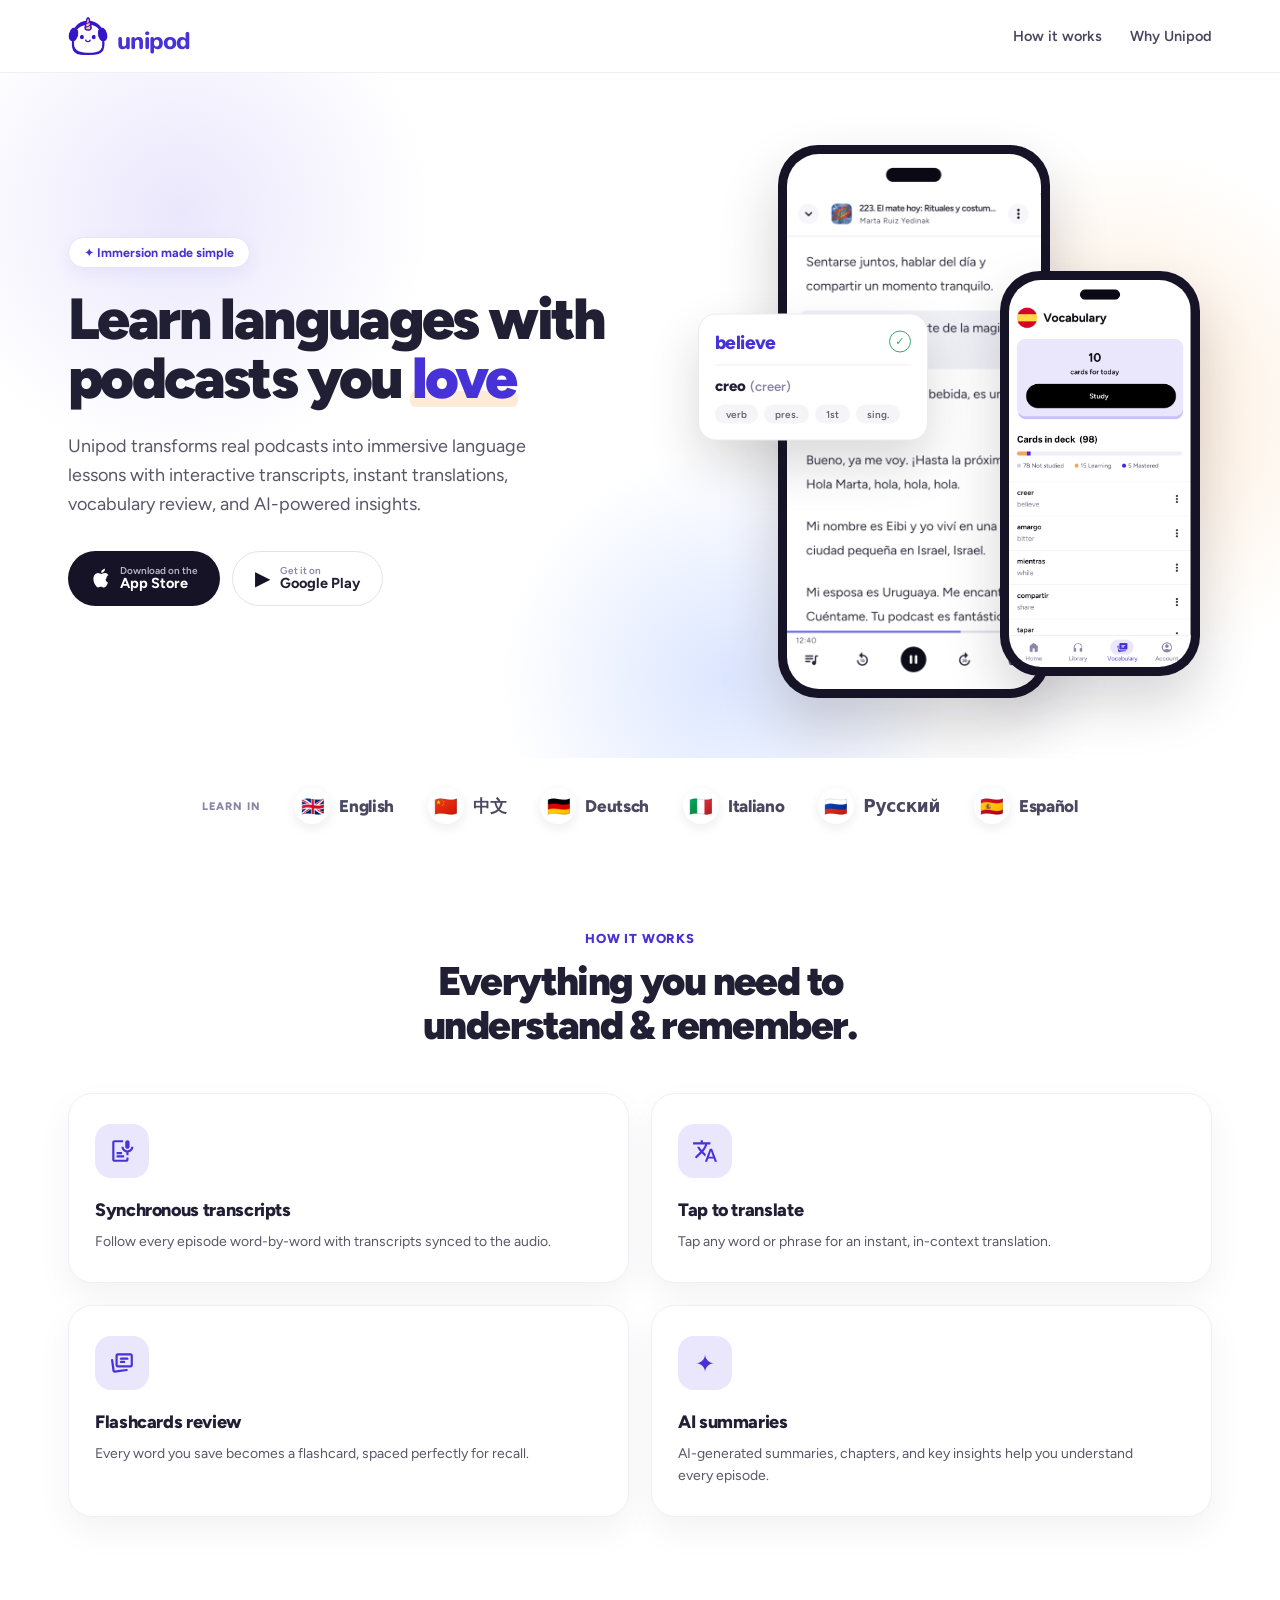
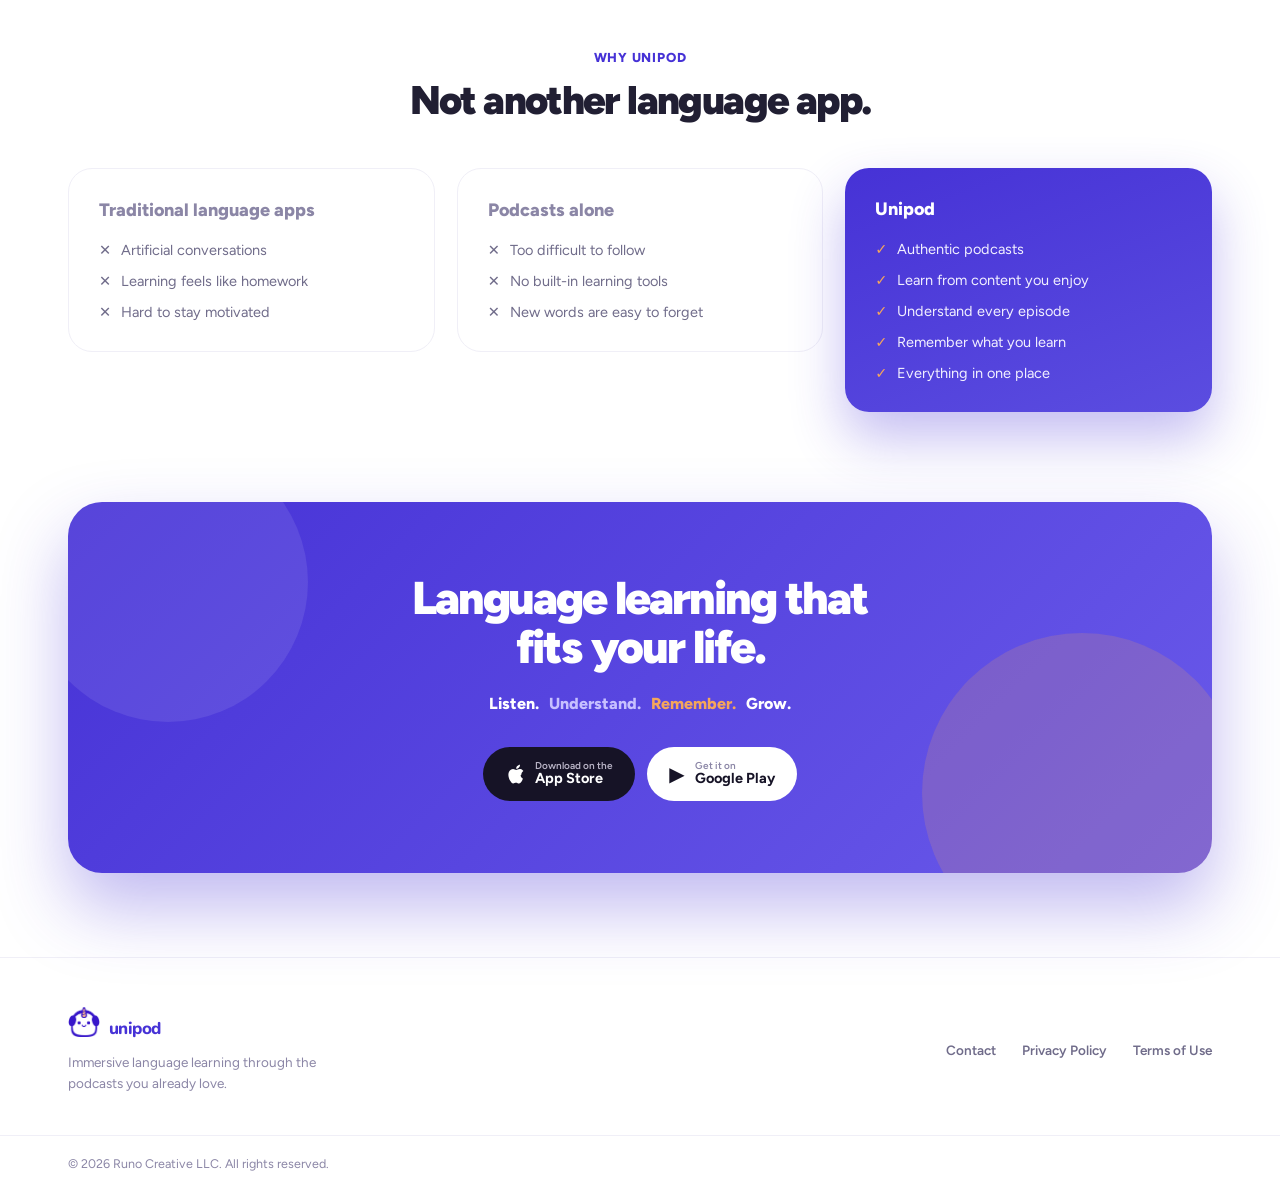
<file: index.html>
<!DOCTYPE html>
<html lang="en" class="no-js">
<head>
  <meta charset="utf-8">
  <meta name="viewport" content="width=device-width, initial-scale=1">

  <!-- Primary meta -->
  <title>Unipod – Learn Languages with Podcasts | AI-Powered Language Immersion</title>
  <meta name="description" content="Learn languages naturally with podcasts you love. Read synchronized transcripts, translate instantly, save vocabulary, and review with flashcards.">
  <meta name="keywords" content="learn languages with podcasts, language immersion, podcast language learning, AI language learning, podcast transcripts, bilingual transcripts, vocabulary flashcards, learn Spanish with podcasts, learn German with podcasts, language learning app, immersive language learning">
  <meta name="robots" content="index, follow, max-image-preview:large, max-snippet:-1">
  <link rel="canonical" href="https://unipod.app/">
  <meta name="theme-color" content="#4632D6">

  <!-- Favicon / app icons -->
  <link rel="icon" href="favicon.ico" sizes="any">
  <link rel="icon" type="image/png" href="assets/icons/unipod-mascot.png">
  <link rel="apple-touch-icon" href="og/apple-touch-icon.png">
  <link rel="manifest" href="manifest.json">

  <!-- Apple / mobile web app -->
  <meta name="apple-mobile-web-app-capable" content="yes">
  <meta name="apple-mobile-web-app-status-bar-style" content="default">
  <meta name="apple-mobile-web-app-title" content="Unipod">
  <meta name="mobile-web-app-capable" content="yes">
  <meta name="application-name" content="Unipod">

  <!-- Open Graph (Facebook, LinkedIn, Discord, iMessage) -->
  <meta property="og:type" content="website">
  <meta property="og:site_name" content="Unipod">
  <meta property="og:title" content="Unipod – Learn Languages with Podcasts">
  <meta property="og:description" content="Learn languages naturally with podcasts you love. Synchronized transcripts, instant translation, vocabulary flashcards, and AI summaries.">
  <meta property="og:url" content="https://unipod.app/">
  <meta property="og:image" content="https://unipod.app/og/og-image.png">
  <meta property="og:image:alt" content="Unipod app showing a podcast transcript with an instant word translation">
  <meta property="og:locale" content="en_US">

  <!-- Twitter / X Card -->
  <meta name="twitter:card" content="summary_large_image">
  <meta name="twitter:title" content="Unipod – Learn Languages with Podcasts">
  <meta name="twitter:description" content="Learn languages naturally with the podcasts you love. Transcripts, instant translation, flashcards, and AI summaries.">
  <meta name="twitter:image" content="https://unipod.app/og/og-image.png">
  <meta name="twitter:image:alt" content="Unipod app showing a podcast transcript with an instant word translation">

  <!-- Fonts + hero preload -->
  <link rel="preconnect" href="https://fonts.googleapis.com">
  <link rel="preconnect" href="https://fonts.gstatic.com" crossorigin>
  <link href="https://fonts.googleapis.com/css2?family=Nunito:wght@700;800;900&family=Figtree:wght@400;500;600;700;800;900&family=JetBrains+Mono:wght@400;500&display=swap" rel="stylesheet">
  <link rel="preload" as="image" href="assets/images/hero-screen.png">

  <link rel="stylesheet" href="assets/css/styles.css">

  <!-- Structured data -->
  <script type="application/ld+json">
  {
    "@context": "https://schema.org",
    "@graph": [
      {
        "@type": "SoftwareApplication",
        "name": "Unipod",
        "description": "Unipod turns real podcasts into immersive language lessons with synchronized bilingual transcripts, instant word translation, automatic vocabulary flashcards, and AI-generated summaries. Learn Spanish, German, and more by listening to content you enjoy.",
        "applicationCategory": "EducationalApplication",
        "operatingSystem": "iOS, Android",
        "url": "https://unipod.app/",
        "offers": { "@type": "Offer", "price": "0", "priceCurrency": "USD" },
        "publisher": { "@type": "Organization", "name": "Runo Creative LLC", "logo": { "@type": "ImageObject", "url": "https://unipod.app/assets/icons/unipod-mascot.png" } }
      },
      {
        "@type": "Organization",
        "name": "Runo Creative LLC",
        "url": "https://unipod.app/",
        "logo": "https://unipod.app/assets/icons/unipod-mascot.png",
        "contactPoint": { "@type": "ContactPoint", "email": "support@runocreative.com", "contactType": "customer support" }
      },
      {
        "@type": "WebSite",
        "name": "Unipod",
        "url": "https://unipod.app/",
        "description": "Learn languages with the podcasts you love — immersive language learning powered by transcripts, instant translation, and AI."
      },
      {
        "@type": "FAQPage",
        "mainEntity": [
          { "@type": "Question", "name": "What is Unipod?", "acceptedAnswer": { "@type": "Answer", "text": "Unipod is a language learning app that turns real podcasts into immersive lessons using synchronized bilingual transcripts, instant translation, vocabulary flashcards, and AI summaries." } },
          { "@type": "Question", "name": "How does Unipod work?", "acceptedAnswer": { "@type": "Answer", "text": "Pick a podcast, follow the synchronized transcript, tap any word for an instant translation, and every word you save becomes a flashcard for spaced-repetition review." } },
          { "@type": "Question", "name": "Who is Unipod for?", "acceptedAnswer": { "@type": "Answer", "text": "Unipod is for language learners who want to understand native podcasts and build vocabulary through content they genuinely enjoy, at any level." } },
          { "@type": "Question", "name": "What languages does Unipod support?", "acceptedAnswer": { "@type": "Answer", "text": "Unipod supports learning in English, Chinese, German, Italian, Russian, and Spanish, with more languages added over time." } },
          { "@type": "Question", "name": "Why is learning a language with podcasts effective?", "acceptedAnswer": { "@type": "Answer", "text": "Podcasts expose you to authentic, natural language in context. Combined with transcripts, instant translation, and flashcards, this immersion builds real comprehension and vocabulary faster than scripted lessons." } }
        ]
      }
    ]
  }
  </script>
</head>
<body>

  <header class="site-header">
    <div class="container">
      <a class="brand" href="./" aria-label="Unipod home">
        <img src="assets/icons/unipod-mascot.png" alt="Unipod logo" width="34" height="34">
        <span class="brand-name">unipod</span>
      </a>
      <nav class="nav" aria-label="Primary">
        <a href="#how">How it works</a>
        <a href="#why">Why Unipod</a>
      </nav>
    </div>
  </header>

  <main id="main">

    <!-- Hero -->
    <section class="hero" aria-label="Unipod — learn languages with podcasts">
      <span class="blob blob-1" aria-hidden="true"></span>
      <span class="blob blob-2" aria-hidden="true"></span>
      <span class="blob blob-3" aria-hidden="true"></span>
      <div class="container">
        <div data-reveal>
          <span class="badge">✦ Immersion made simple</span>
          <h1>Learn languages with podcasts you <span class="highlight"><span>love</span></span></h1>
          <p class="hero-sub">Unipod transforms real podcasts into immersive language lessons with interactive transcripts, instant translations, vocabulary review, and AI-powered insights.</p>
          <div class="cta-row">
            <a class="btn-store btn-store--dark" href="https://apps.apple.com/us/app/unipod-language-immersion/id6805227753">
              <svg width="20" height="24" viewBox="0 0 24 28" fill="#FFFFFF" xmlns="http://www.w3.org/2000/svg" aria-hidden="true"><path d="M19.6 14.9c0-3 2.4-4.4 2.5-4.5-1.4-2-3.5-2.3-4.2-2.3-1.8-.2-3.5 1-4.4 1-.9 0-2.3-1-3.8-1-1.9 0-3.7 1.1-4.7 2.9-2 3.5-.5 8.6 1.4 11.4.9 1.4 2 2.9 3.4 2.9 1.4-.1 1.9-.9 3.5-.9 1.6 0 2.1.9 3.5.9 1.5 0 2.4-1.4 3.3-2.7 1-1.5 1.5-3 1.5-3.1-.1 0-2.9-1.1-2.9-4.4zM16.8 6.3c.8-.9 1.3-2.2 1.1-3.5-1.1 0-2.5.8-3.3 1.7-.7.8-1.3 2.1-1.2 3.3 1.3.1 2.5-.6 3.4-1.5z"/></svg>
              <span class="label"><small>Download on the</small>App Store</span>
            </a>
            <a class="btn-store btn-store--light" href="https://play.google.com/store/apps/details?id=com.unipod.app&hl=en_US">
              <span class="glyph" aria-hidden="true">▶</span>
              <span class="label"><small>Get it on</small>Google Play</span>
            </a>
          </div>
        </div>

        <div class="hero-visual" data-reveal>
          <aside class="lookup-card" aria-hidden="true">
            <div class="lookup-head">
              <div class="lookup-word">believe</div>
              <span class="lookup-check">✓</span>
            </div>
            <div class="lookup-rule"></div>
            <div class="lookup-lemma">creo <small>(creer)</small></div>
            <div class="lookup-pills"><span>verb</span><span>pres.</span><span>1st</span><span>sing.</span></div>
          </aside>
          <div class="phones">
            <div class="phone phone--back">
              <img src="assets/images/hero-screen-2.png" alt="Unipod vocabulary flashcard deck screen" width="182" height="393" loading="lazy" decoding="async">
            </div>
            <div class="phone phone--front">
              <img src="assets/images/hero-screen.png" alt="Unipod podcast transcript with an instant word translation" width="254" height="549" decoding="async">
            </div>
          </div>
        </div>
      </div>
    </section>

    <!-- Languages -->
    <section id="languages" class="section" style="padding:8px 28px 0" aria-label="Languages you can learn">
      <div class="lang-strip" data-reveal>
        <span class="lead">Learn in</span>
        <span class="lang"><span class="lang-flag">🇬🇧</span>English</span>
        <span class="lang"><span class="lang-flag">🇨🇳</span>中文</span>
        <span class="lang"><span class="lang-flag">🇩🇪</span>Deutsch</span>
        <span class="lang"><span class="lang-flag">🇮🇹</span>Italiano</span>
        <span class="lang"><span class="lang-flag">🇷🇺</span>Русский</span>
        <span class="lang"><span class="lang-flag">🇪🇸</span>Español</span>
      </div>
    </section>

    <!-- How it works -->
    <section id="how" class="section" aria-label="How Unipod works">
      <div class="section-head" data-reveal>
        <p class="eyebrow">How it works</p>
        <h2 class="section-title">Everything you need to<br>understand &amp; remember.</h2>
      </div>
      <div class="feature-grid">
        <article class="feature-card" data-reveal>
          <div class="feature-icon"><svg width="26" height="26" viewBox="0 -960 960 960" fill="#4632D6" xmlns="http://www.w3.org/2000/svg" aria-hidden="true"><path d="M680-560q-33 0-56.5-23T600-640v-160q0-34 23.5-57t56.5-23q34 0 57 23t23 57v160q0 34-23 57t-57 23ZM200-80q-33 0-56.5-23.5T120-160v-640q0-33 23.5-56.5T200-880h320v80H200v640h440v-80h80v80q0 33-23.5 56.5T640-80H200Zm80-160v-80h280v80H280Zm0-120v-80h200v80H280Zm440 40h-80v-104q-77-14-128.5-74.5T460-640h80q0 58 41 99t99 41q59 0 99.5-41t40.5-99h80q0 81-51 141.5T720-424v104Z"/></svg></div>
          <h3>Synchronous transcripts</h3>
          <p>Follow every episode word-by-word with transcripts synced to the audio.</p>
        </article>
        <article class="feature-card" data-reveal>
          <div class="feature-icon"><svg width="26" height="26" viewBox="0 -960 960 960" fill="#4632D6" xmlns="http://www.w3.org/2000/svg" aria-hidden="true"><path d="m476-80 182-480h84L924-80h-84l-43-122H603L560-80h-84ZM160-200l-56-56 202-202q-35-35-63.5-80T190-640h84q20 39 40 68t48 58q33-33 68.5-92.5T484-720H40v-80h280v-80h80v80h280v80H564q-21 72-63 148t-83 116l96 98-30 82-122-125-202 201Zm468-72h144l-72-204-72 204Z"/></svg></div>
          <h3>Tap to translate</h3>
          <p>Tap any word or phrase for an instant, in-context translation.</p>
        </article>
        <article class="feature-card" data-reveal>
          <div class="feature-icon"><svg width="26" height="26" viewBox="0 -960 960 960" fill="#4632D6" xmlns="http://www.w3.org/2000/svg" aria-hidden="true"><path d="M320-316q-33 0-56.5-23.5T240-396v-364q0-33 23.5-56.5T320-840h480q33 0 56.5 23.5T880-760v364q0 33-23.5 56.5T800-316H320Zm0-80h480v-364H320v364Zm0 0v-364 364ZM210-200Zm470-400q17 0 28.5-11.5T720-640q0-17-11.5-28.5T680-680H439q-17 0-28 11.5T400-640q0 17 11.5 28.5T440-600h240ZM560-480q17 0 28.5-11.5T600-520q0-17-11.5-28.5T560-560H439q-17 0-28 11.5T400-520q0 17 11.5 28.5T440-480h120ZM218-121q-33 5-59-15t-31-53L75-585q-2-17 8-30t27-15q16-2 29 7.5t15 26.5l56 396 274-38 164-23q18-3 32 9t14 31q0 15-10 26.5T659-181l-441 60Z"/></svg></div>
          <h3>Flashcards review</h3>
          <p>Every word you save becomes a flashcard, spaced perfectly for recall.</p>
        </article>
        <article class="feature-card" data-reveal>
          <div class="feature-icon" aria-hidden="true">✦</div>
          <h3>AI summaries</h3>
          <p>AI-generated summaries, chapters, and key insights help you understand every episode.</p>
        </article>
      </div>
    </section>

    <!-- Why Unipod -->
    <section id="why" class="section section--why" aria-label="Why Unipod">
      <div class="section-head" data-reveal>
        <p class="eyebrow">Why Unipod</p>
        <h2 class="section-title">Not another language app.</h2>
      </div>
      <div class="why-grid">
        <article class="why-card" data-reveal>
          <h3>Traditional language apps</h3>
          <div class="why-list">
            <div><span aria-hidden="true">✕</span>Artificial conversations</div>
            <div><span aria-hidden="true">✕</span>Learning feels like homework</div>
            <div><span aria-hidden="true">✕</span>Hard to stay motivated</div>
          </div>
        </article>
        <article class="why-card" data-reveal>
          <h3>Podcasts alone</h3>
          <div class="why-list">
            <div><span aria-hidden="true">✕</span>Too difficult to follow</div>
            <div><span aria-hidden="true">✕</span>No built-in learning tools</div>
            <div><span aria-hidden="true">✕</span>New words are easy to forget</div>
          </div>
        </article>
        <article class="why-card why-card--win" data-reveal>
          <h3>Unipod</h3>
          <div class="why-list">
            <div><span aria-hidden="true">✓</span>Authentic podcasts</div>
            <div><span aria-hidden="true">✓</span>Learn from content you enjoy</div>
            <div><span aria-hidden="true">✓</span>Understand every episode</div>
            <div><span aria-hidden="true">✓</span>Remember what you learn</div>
            <div><span aria-hidden="true">✓</span>Everything in one place</div>
          </div>
        </article>
      </div>
    </section>

    <!-- Download CTA -->
    <section id="download" class="section--cta" aria-label="Download Unipod">
      <div class="cta-band" data-reveal>
        <span class="orb-1" aria-hidden="true"></span>
        <span class="orb-2" aria-hidden="true"></span>
        <div class="cta-inner">
          <h2>Language learning that<br>fits your life.</h2>
          <div class="cta-words">
            <span>Listen.</span>
            <span class="w-u">Understand.</span>
            <span class="w-r">Remember.</span>
            <span>Grow.</span>
          </div>
          <div class="cta-buttons">
            <a class="btn-store btn-store--dark" href="https://apps.apple.com/us/app/unipod-language-immersion/id6805227753">
              <svg width="20" height="24" viewBox="0 0 24 28" fill="#FFFFFF" xmlns="http://www.w3.org/2000/svg" aria-hidden="true"><path d="M19.6 14.9c0-3 2.4-4.4 2.5-4.5-1.4-2-3.5-2.3-4.2-2.3-1.8-.2-3.5 1-4.4 1-.9 0-2.3-1-3.8-1-1.9 0-3.7 1.1-4.7 2.9-2 3.5-.5 8.6 1.4 11.4.9 1.4 2 2.9 3.4 2.9 1.4-.1 1.9-.9 3.5-.9 1.6 0 2.1.9 3.5.9 1.5 0 2.4-1.4 3.3-2.7 1-1.5 1.5-3 1.5-3.1-.1 0-2.9-1.1-2.9-4.4zM16.8 6.3c.8-.9 1.3-2.2 1.1-3.5-1.1 0-2.5.8-3.3 1.7-.7.8-1.3 2.1-1.2 3.3 1.3.1 2.5-.6 3.4-1.5z"/></svg>
              <span class="label"><small>Download on the</small>App Store</span>
            </a>
            <a class="btn-store btn-store--on-white" href="https://play.google.com/store/apps/details?id=com.unipod.app&hl=en_US">
              <span class="glyph" aria-hidden="true">▶</span>
              <span class="label"><small>Get it on</small>Google Play</span>
            </a>
          </div>
        </div>
      </div>
    </section>

  </main>

  <footer class="site-footer">
    <div class="footer-top">
      <div>
        <a class="brand" href="./" aria-label="Unipod home">
          <img src="assets/icons/unipod-mascot.png" alt="Unipod logo" width="30" height="30">
          <span class="brand-name" style="font-size:17px">unipod</span>
        </a>
        <p class="footer-blurb">Immersive language learning through the podcasts you already love.</p>
      </div>
      <nav class="footer-links" aria-label="Footer">
        <a href="mailto:support@runocreative.com">Contact</a>
        <a href="privacy/">Privacy Policy</a>
        <a href="terms/">Terms of Use</a>
      </nav>
    </div>
    <div class="footer-bottom">
      <div class="container">© 2026 Runo Creative LLC. All rights reserved.</div>
    </div>
  </footer>

  <script src="assets/js/main.js" defer></script>
</body>
</html>
</file>
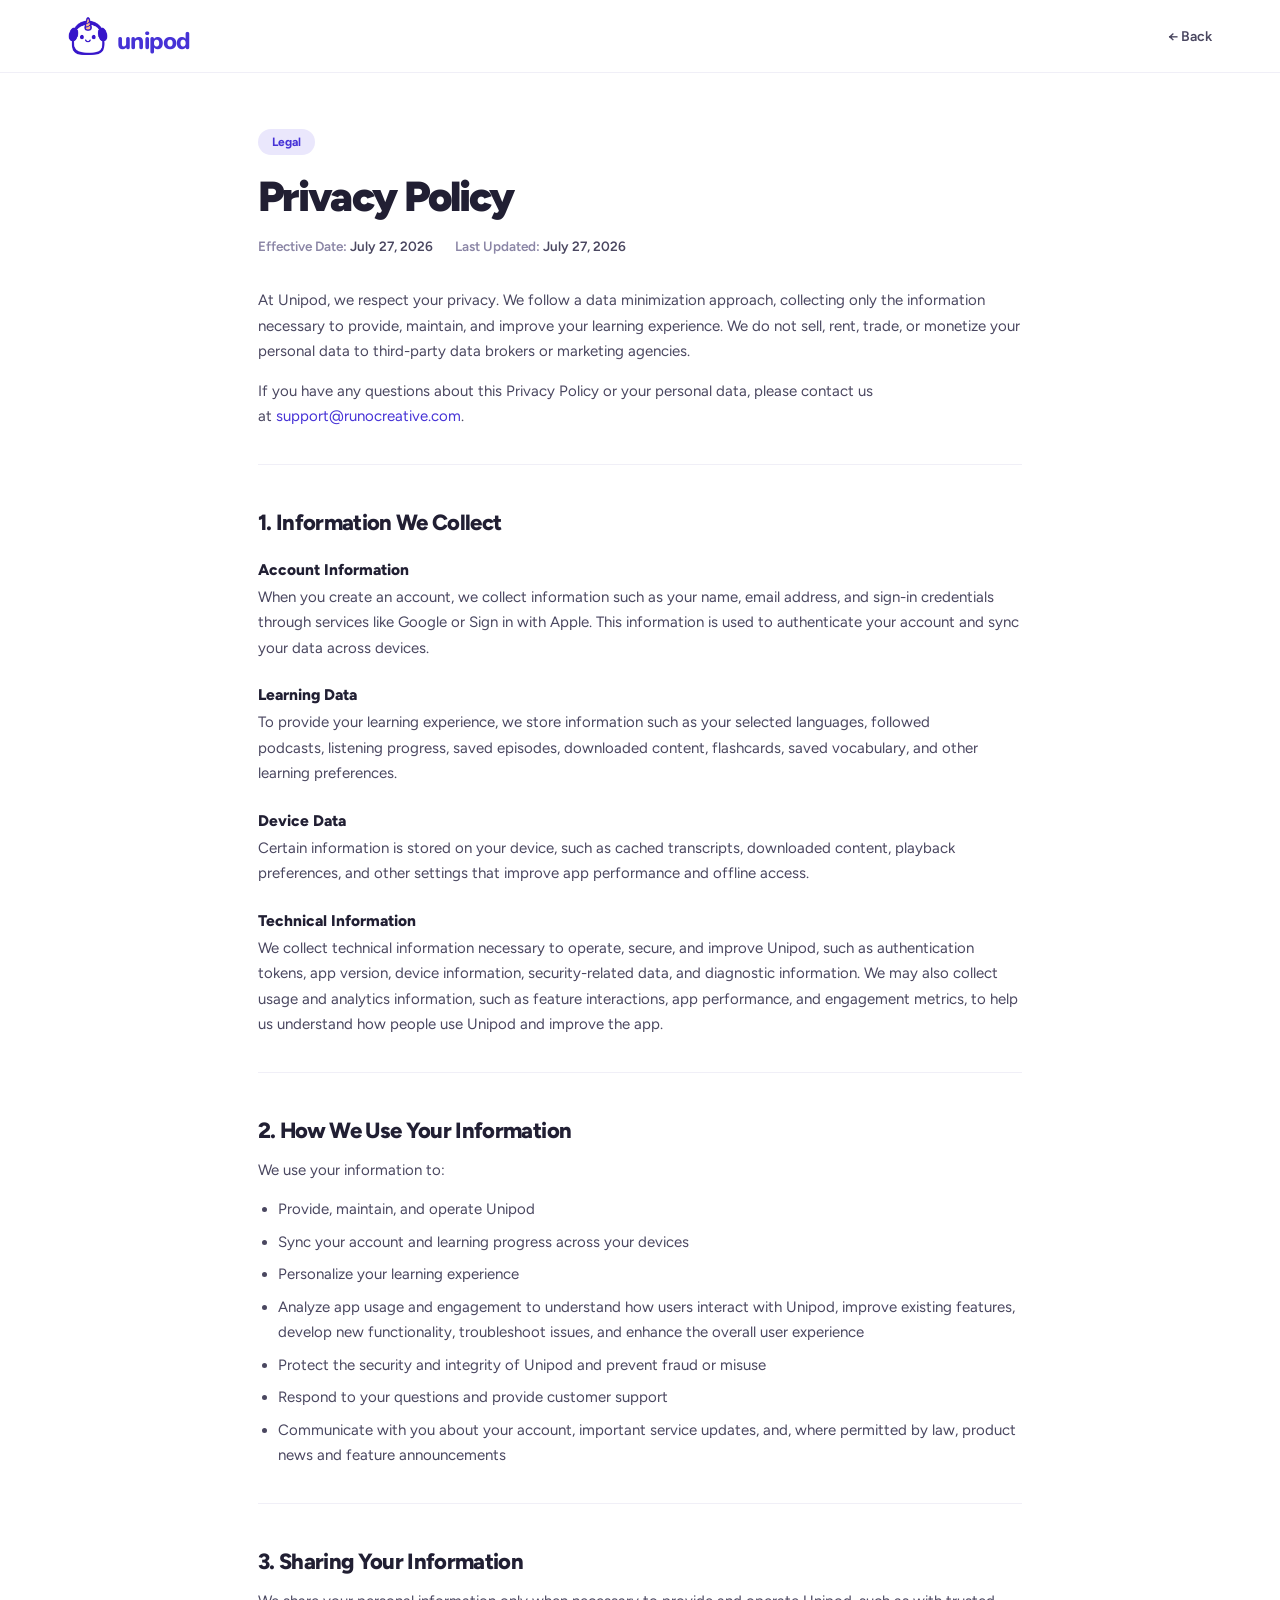
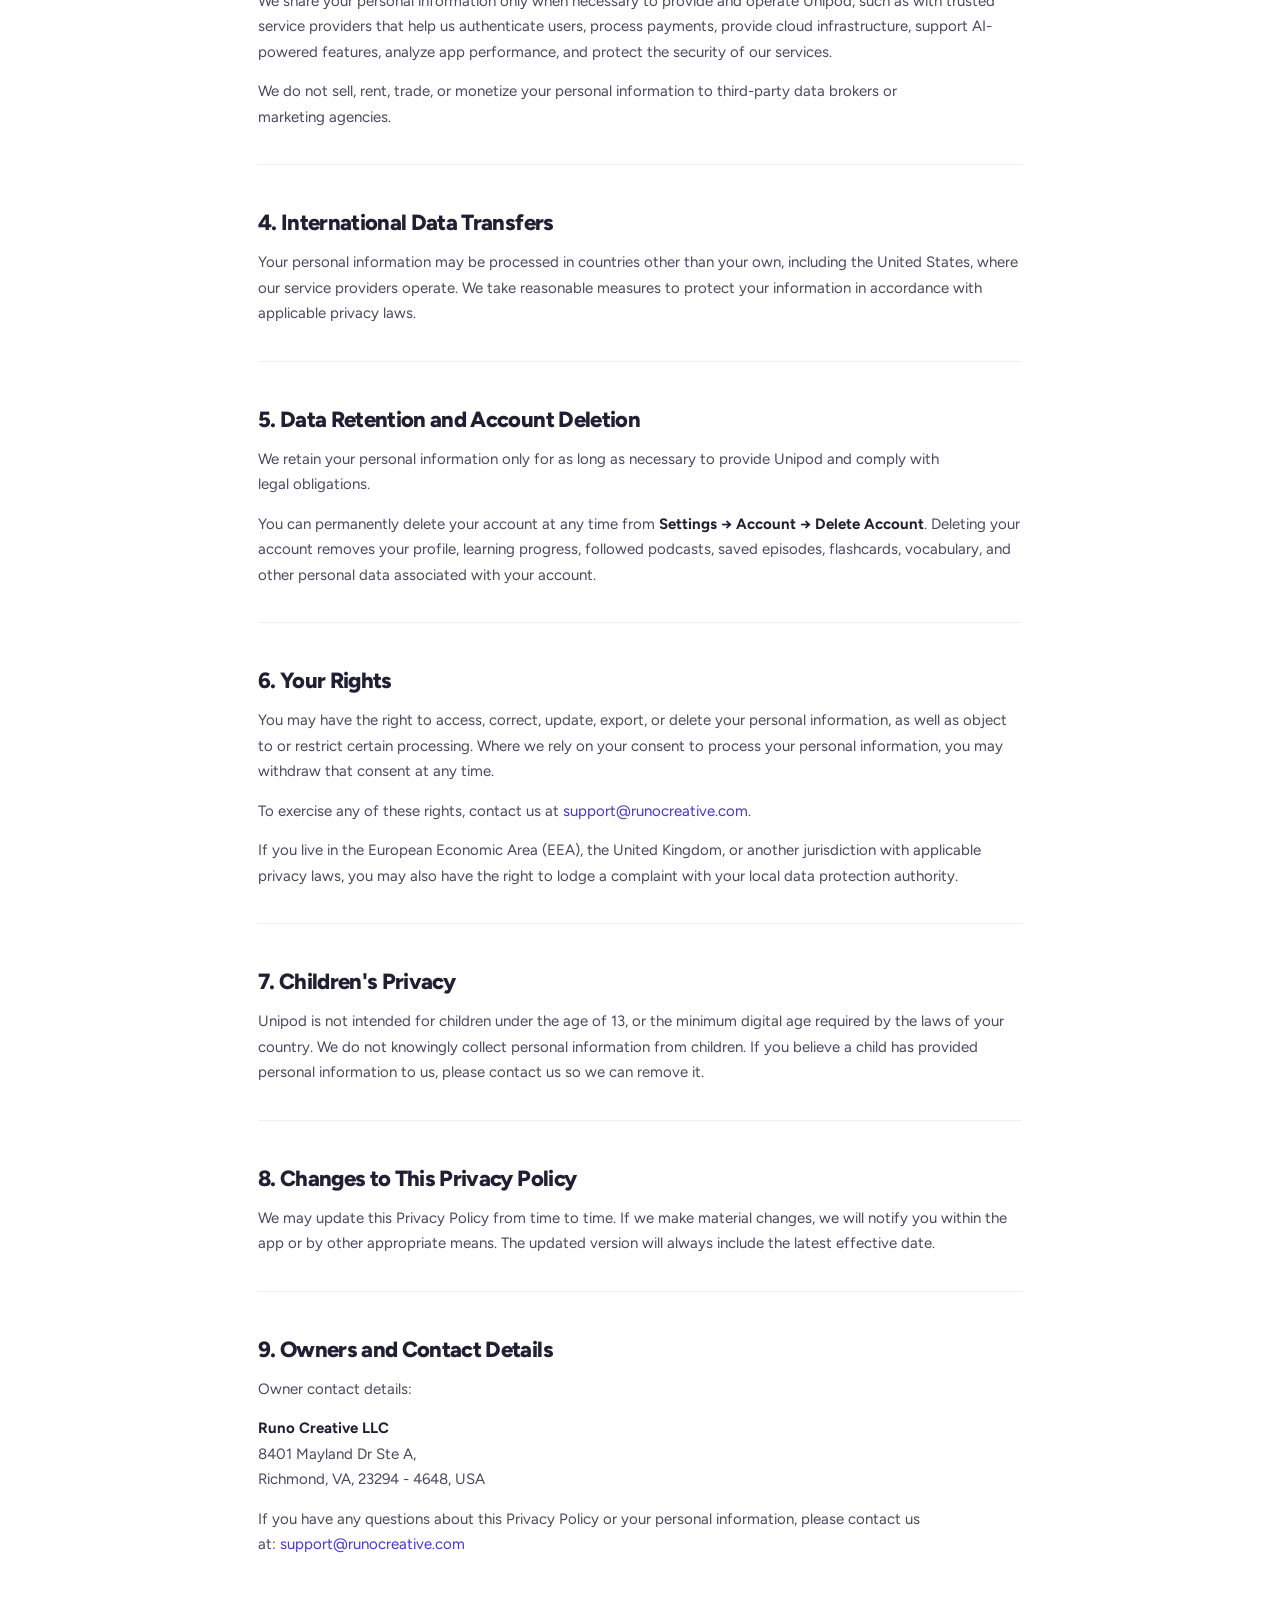
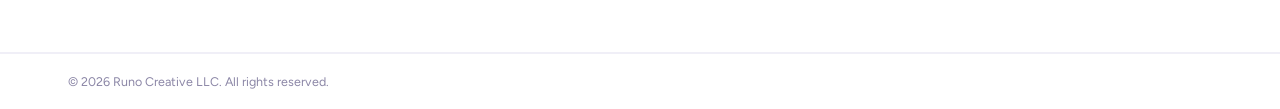
<file: privacy/index.html>
<!DOCTYPE html>
<html lang="en" class="no-js">
<head>
  <meta charset="utf-8">
  <meta name="viewport" content="width=device-width, initial-scale=1">
  <title>Privacy Policy | Unipod</title>
  <meta name="description" content="How Unipod collects, uses, and protects your personal data. We follow a data-minimization approach and never sell your data.">
  <meta name="robots" content="index, follow">
  <link rel="canonical" href="https://unipod.app/privacy/">
  <meta name="theme-color" content="#4632D6">
  <link rel="icon" href="../favicon.ico" sizes="any">
  <link rel="icon" type="image/png" href="../assets/icons/unipod-mascot.png">
  <link rel="apple-touch-icon" href="../og/apple-touch-icon.png">
  <meta property="og:type" content="article">
  <meta property="og:title" content="Privacy Policy | Unipod">
  <meta property="og:description" content="How Unipod collects, uses, and protects your personal data.">
  <meta property="og:url" content="https://unipod.app/privacy/">
  <meta property="og:image" content="https://unipod.app/og/og-image.png">
  <link rel="preconnect" href="https://fonts.googleapis.com">
  <link rel="preconnect" href="https://fonts.gstatic.com" crossorigin>
  <link href="https://fonts.googleapis.com/css2?family=Nunito:wght@700;800;900&family=Figtree:wght@400;500;600;700;800;900&display=swap" rel="stylesheet">
  <link rel="stylesheet" href="../assets/css/styles.css">
</head>
<body>

  <header class="legal-header">
    <div class="container">
      <a class="brand" href="../" aria-label="Unipod home">
        <img src="../assets/icons/unipod-mascot.png" alt="Unipod logo" width="30" height="30">
        <span class="brand-name">unipod</span>
      </a>
      <a class="legal-back" href="../">← Back</a>
    </div>
  </header>

  <main class="legal-main">
    <span class="legal-tag">Legal</span>
    <h1 class="legal-title">Privacy Policy</h1>
    <div class="legal-dates">
      <span>Effective Date: <strong>July 27, 2026</strong></span>
      <span>Last Updated: <strong>July 27, 2026</strong></span>
    </div>

    <div class="legal-body">
      <p>At Unipod, we respect your privacy. We follow a data minimization approach, collecting only the information necessary to provide, maintain, and improve your learning experience. We do not sell, rent, trade, or monetize your personal data to third-party data brokers or marketing agencies.</p>
      <p>If you have any questions about this Privacy Policy or your personal data, please contact us at <a href="mailto:support@runocreative.com">support@runocreative.com</a>.</p>

      <hr>

      <h2>1. Information We Collect</h2>
      <h3>Account Information</h3>
      <p>When you create an account, we collect information such as your name, email address, and sign-in credentials through services like Google or Sign in with Apple. This information is used to authenticate your account and sync your data across devices.</p>
      <h3>Learning Data</h3>
      <p>To provide your learning experience, we store information such as your selected languages, followed podcasts, listening progress, saved episodes, downloaded content, flashcards, saved vocabulary, and other learning preferences.</p>
      <h3>Device Data</h3>
      <p>Certain information is stored on your device, such as cached transcripts, downloaded content, playback preferences, and other settings that improve app performance and offline access.</p>
      <h3>Technical Information</h3>
      <p>We collect technical information necessary to operate, secure, and improve Unipod, such as authentication tokens, app version, device information, security-related data, and diagnostic information. We may also collect usage and analytics information, such as feature interactions, app performance, and engagement metrics, to help us understand how people use Unipod and improve the app.</p>

      <hr>

      <h2>2. How We Use Your Information</h2>
      <p>We use your information to:</p>
      <ul>
        <li>Provide, maintain, and operate Unipod</li>
        <li>Sync your account and learning progress across your devices</li>
        <li>Personalize your learning experience</li>
        <li>Analyze app usage and engagement to understand how users interact with Unipod, improve existing features, develop new functionality, troubleshoot issues, and enhance the overall user experience</li>
        <li>Protect the security and integrity of Unipod and prevent fraud or misuse</li>
        <li>Respond to your questions and provide customer support</li>
        <li>Communicate with you about your account, important service updates, and, where permitted by law, product news and feature announcements</li>
      </ul>

      <hr>

      <h2>3. Sharing Your Information</h2>
      <p>We share your personal information only when necessary to provide and operate Unipod, such as with trusted service providers that help us authenticate users, process payments, provide cloud infrastructure, support AI-powered features, analyze app performance, and protect the security of our services.</p>
      <p>We do not sell, rent, trade, or monetize your personal information to third-party data brokers or marketing agencies.</p>

      <hr>

      <h2>4. International Data Transfers</h2>
      <p>Your personal information may be processed in countries other than your own, including the United States, where our service providers operate. We take reasonable measures to protect your information in accordance with applicable privacy laws.</p>

      <hr>

      <h2>5. Data Retention and Account Deletion</h2>
      <p>We retain your personal information only for as long as necessary to provide Unipod and comply with legal obligations.</p>
      <p>You can permanently delete your account at any time from <strong>Settings → Account → Delete Account</strong>. Deleting your account removes your profile, learning progress, followed podcasts, saved episodes, flashcards, vocabulary, and other personal data associated with your account.</p>

      <hr>

      <h2>6. Your Rights</h2>
      <p>You may have the right to access, correct, update, export, or delete your personal information, as well as object to or restrict certain processing. Where we rely on your consent to process your personal information, you may withdraw that consent at any time.</p>
      <p>To exercise any of these rights, contact us at <a href="mailto:support@runocreative.com">support@runocreative.com</a>.</p>
      <p>If you live in the European Economic Area (EEA), the United Kingdom, or another jurisdiction with applicable privacy laws, you may also have the right to lodge a complaint with your local data protection authority.</p>

      <hr>

      <h2>7. Children's Privacy</h2>
      <p>Unipod is not intended for children under the age of 13, or the minimum digital age required by the laws of your country. We do not knowingly collect personal information from children. If you believe a child has provided personal information to us, please contact us so we can remove it.</p>

      <hr>

      <h2>8. Changes to This Privacy Policy</h2>
      <p>We may update this Privacy Policy from time to time. If we make material changes, we will notify you within the app or by other appropriate means. The updated version will always include the latest effective date.</p>

      <hr>

      <h2>9. Owners and Contact Details</h2>
      <p>Owner contact details:</p>
      <p><strong>Runo Creative LLC</strong><br>8401 Mayland Dr Ste A,<br>Richmond, VA, 23294 - 4648, USA</p>
      <p>If you have any questions about this Privacy Policy or your personal information, please contact us at: <a href="mailto:support@runocreative.com">support@runocreative.com</a></p>
    </div>
  </main>

  <footer class="site-footer">
    <div class="footer-bottom">
      <div class="container">© 2026 Runo Creative LLC. All rights reserved.</div>
    </div>
  </footer>

</body>
</html>
</file>
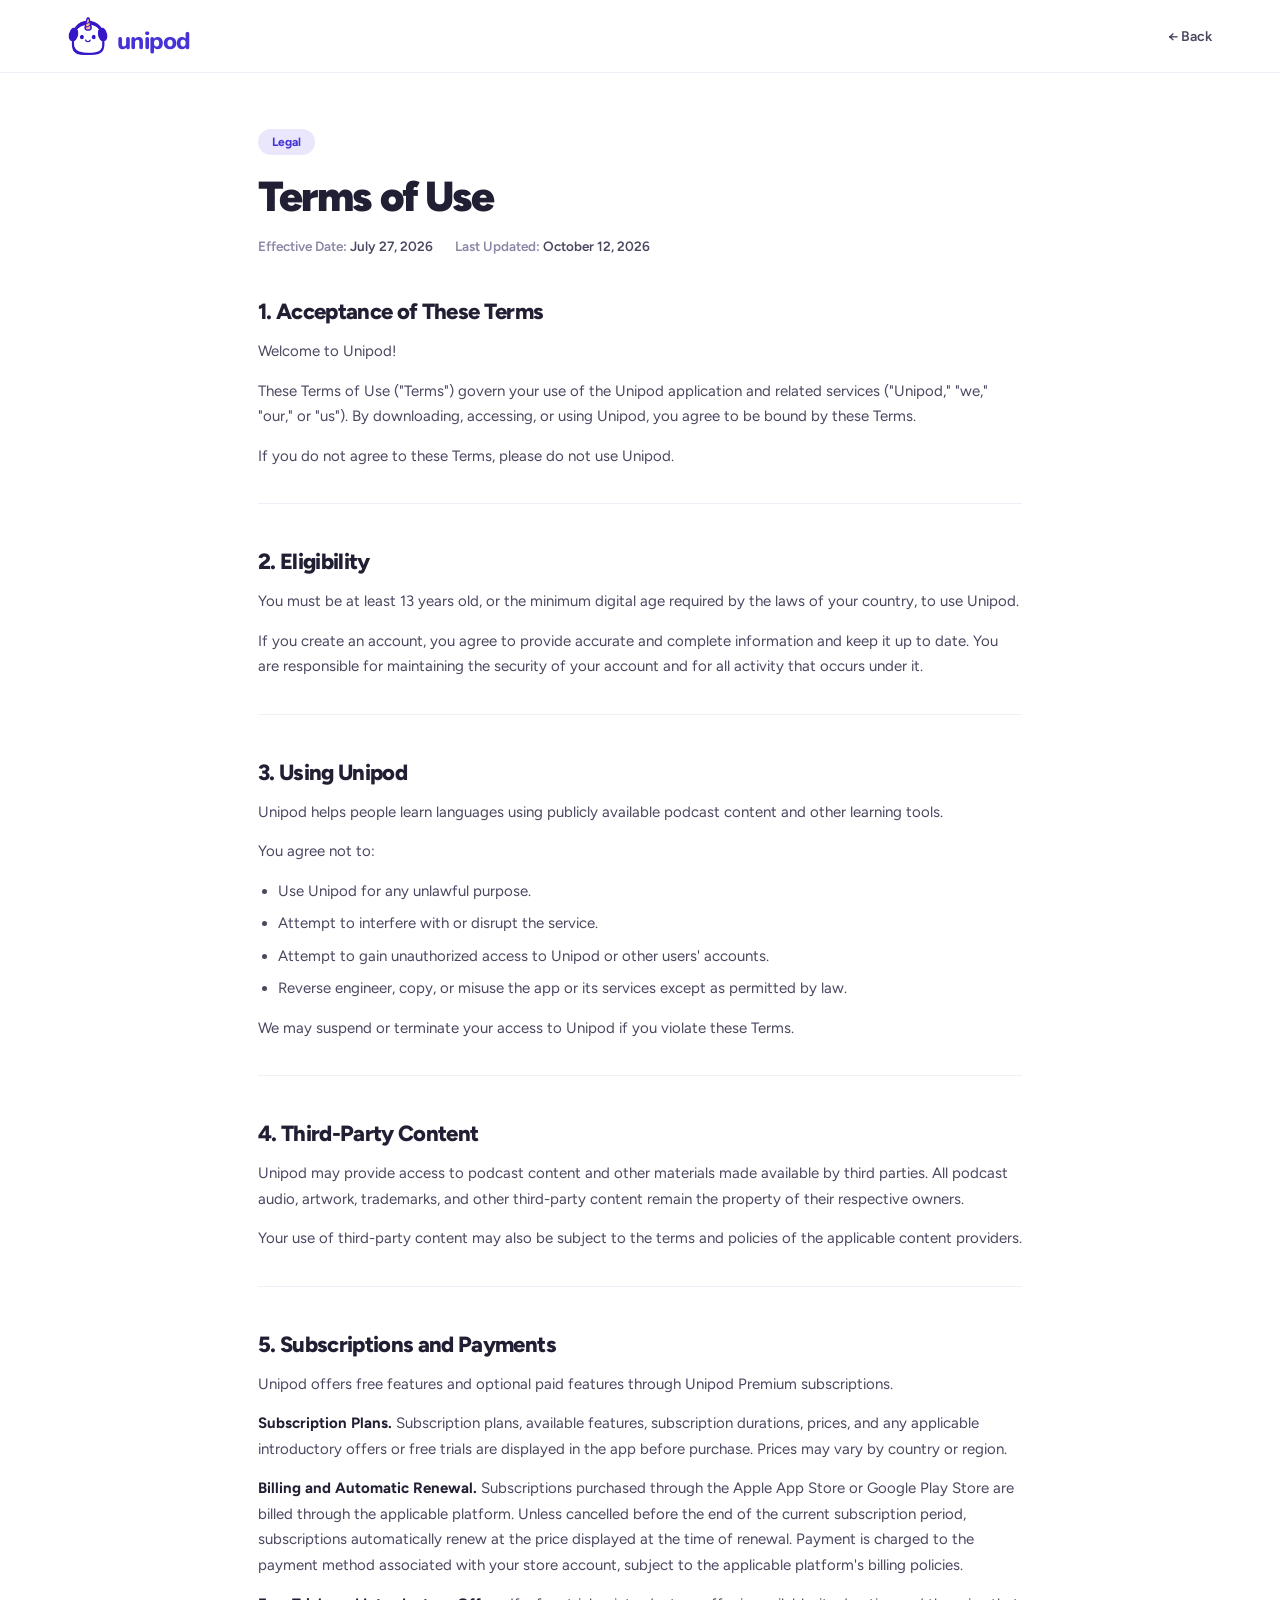
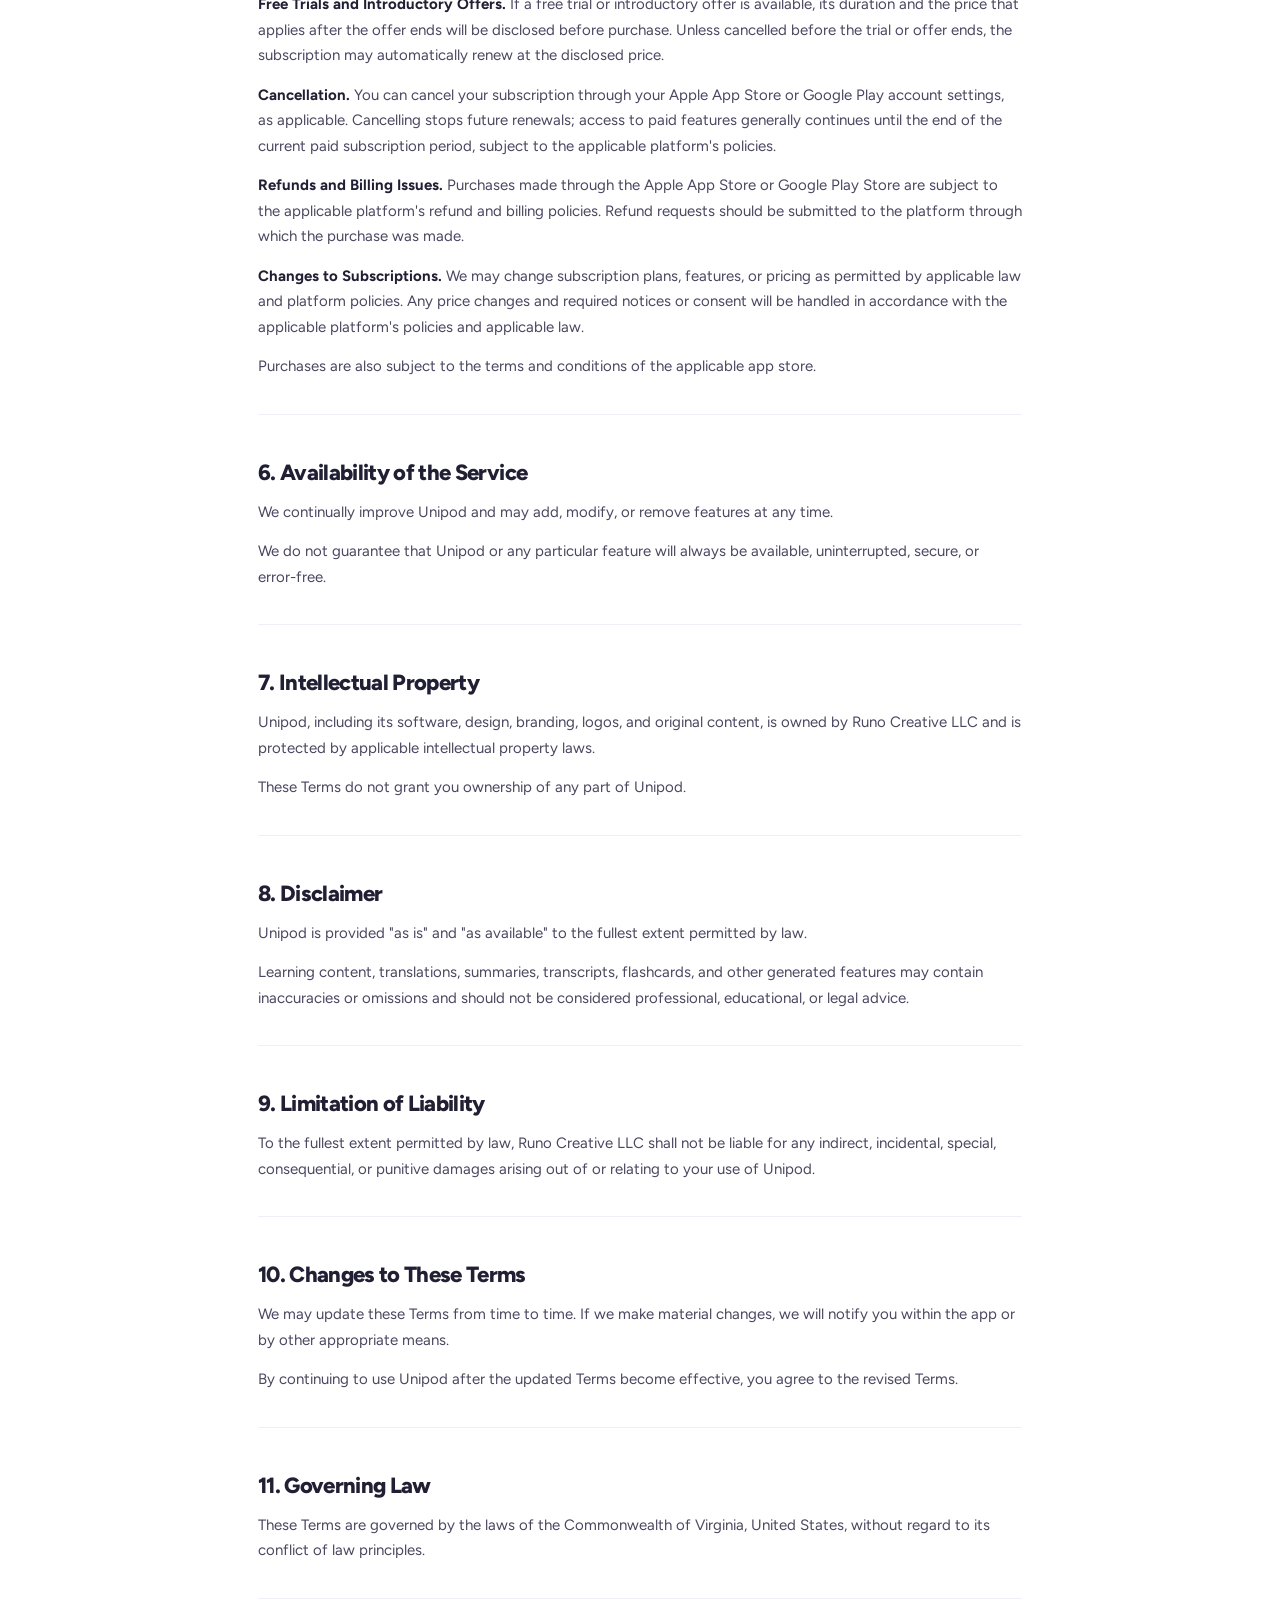
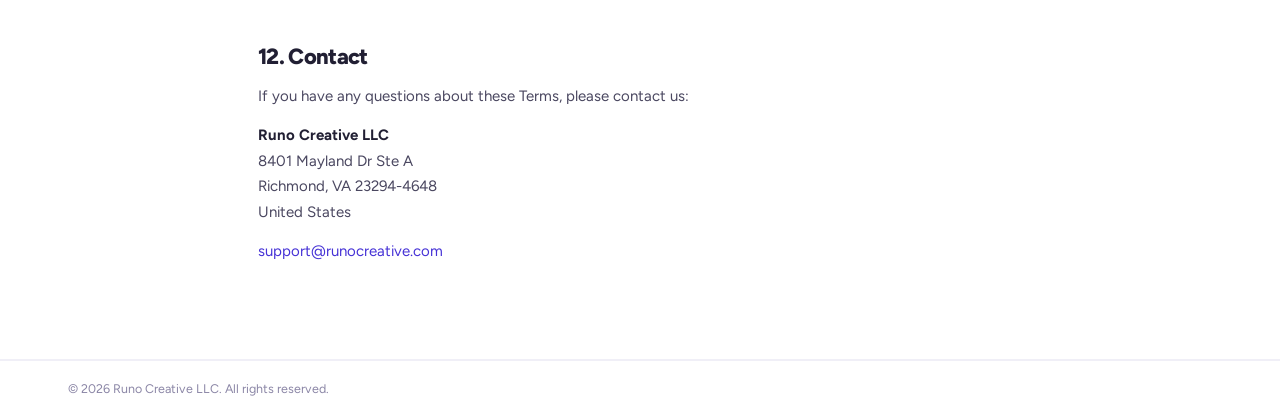
<file: terms/index.html>
<!DOCTYPE html>
<html lang="en" class="no-js">
<head>
  <meta charset="utf-8">
  <meta name="viewport" content="width=device-width, initial-scale=1">
  <title>Terms of Use | Unipod</title>
  <meta name="description" content="The Terms of Use governing your use of the Unipod language-learning app and related services.">
  <meta name="robots" content="index, follow">
  <link rel="canonical" href="https://unipod.app/terms/">
  <meta name="theme-color" content="#4632D6">
  <link rel="icon" href="../favicon.ico" sizes="any">
  <link rel="icon" type="image/png" href="../assets/icons/unipod-mascot.png">
  <link rel="apple-touch-icon" href="../og/apple-touch-icon.png">
  <meta property="og:type" content="article">
  <meta property="og:title" content="Terms of Use | Unipod">
  <meta property="og:description" content="The Terms of Use governing your use of the Unipod app.">
  <meta property="og:url" content="https://unipod.app/terms/">
  <meta property="og:image" content="https://unipod.app/og/og-image.png">
  <link rel="preconnect" href="https://fonts.googleapis.com">
  <link rel="preconnect" href="https://fonts.gstatic.com" crossorigin>
  <link href="https://fonts.googleapis.com/css2?family=Nunito:wght@700;800;900&family=Figtree:wght@400;500;600;700;800;900&display=swap" rel="stylesheet">
  <link rel="stylesheet" href="../assets/css/styles.css">
</head>
<body>

  <header class="legal-header">
    <div class="container">
      <a class="brand" href="../" aria-label="Unipod home">
        <img src="../assets/icons/unipod-mascot.png" alt="Unipod logo" width="30" height="30">
        <span class="brand-name">unipod</span>
      </a>
      <a class="legal-back" href="../">← Back</a>
    </div>
  </header>

  <main class="legal-main">
    <span class="legal-tag">Legal</span>
    <h1 class="legal-title">Terms of Use</h1>
    <div class="legal-dates">
      <span>Effective Date: <strong>July 27, 2026</strong></span>
      <span>Last Updated: <strong>October 12, 2026</strong></span>
    </div>

    <div class="legal-body">
      <h2>1. Acceptance of These Terms</h2>
      <p>Welcome to Unipod!</p>
      <p>These Terms of Use ("Terms") govern your use of the Unipod application and related services ("Unipod," "we," "our," or "us"). By downloading, accessing, or using Unipod, you agree to be bound by these Terms.</p>
      <p>If you do not agree to these Terms, please do not use Unipod.</p>

      <hr>

      <h2>2. Eligibility</h2>
      <p>You must be at least 13 years old, or the minimum digital age required by the laws of your country, to use Unipod.</p>
      <p>If you create an account, you agree to provide accurate and complete information and keep it up to date. You are responsible for maintaining the security of your account and for all activity that occurs under it.</p>

      <hr>

      <h2>3. Using Unipod</h2>
      <p>Unipod helps people learn languages using publicly available podcast content and other learning tools.</p>
      <p>You agree not to:</p>
      <ul>
        <li>Use Unipod for any unlawful purpose.</li>
        <li>Attempt to interfere with or disrupt the service.</li>
        <li>Attempt to gain unauthorized access to Unipod or other users' accounts.</li>
        <li>Reverse engineer, copy, or misuse the app or its services except as permitted by law.</li>
      </ul>
      <p>We may suspend or terminate your access to Unipod if you violate these Terms.</p>

      <hr>

      <h2>4. Third-Party Content</h2>
      <p>Unipod may provide access to podcast content and other materials made available by third parties. All podcast audio, artwork, trademarks, and other third-party content remain the property of their respective owners.</p>
      <p>Your use of third-party content may also be subject to the terms and policies of the applicable content providers.</p>

      <hr>

      <h2>5. Subscriptions and Payments</h2>
      <p>Unipod offers free features and optional paid features through Unipod Premium subscriptions.</p>
      <p><strong>Subscription Plans.</strong> Subscription plans, available features, subscription durations, prices, and any applicable introductory offers or free trials are displayed in the app before purchase. Prices may vary by country or region.</p>
      <p><strong>Billing and Automatic Renewal.</strong> Subscriptions purchased through the Apple App Store or Google Play Store are billed through the applicable platform. Unless cancelled before the end of the current subscription period, subscriptions automatically renew at the price displayed at the time of renewal. Payment is charged to the payment method associated with your store account, subject to the applicable platform's billing policies.</p>
      <p><strong>Free Trials and Introductory Offers.</strong> If a free trial or introductory offer is available, its duration and the price that applies after the offer ends will be disclosed before purchase. Unless cancelled before the trial or offer ends, the subscription may automatically renew at the disclosed price.</p>
      <p><strong>Cancellation.</strong> You can cancel your subscription through your Apple App Store or Google Play account settings, as applicable. Cancelling stops future renewals; access to paid features generally continues until the end of the current paid subscription period, subject to the applicable platform's policies.</p>
      <p><strong>Refunds and Billing Issues.</strong> Purchases made through the Apple App Store or Google Play Store are subject to the applicable platform's refund and billing policies. Refund requests should be submitted to the platform through which the purchase was made.</p>
      <p><strong>Changes to Subscriptions.</strong> We may change subscription plans, features, or pricing as permitted by applicable law and platform policies. Any price changes and required notices or consent will be handled in accordance with the applicable platform's policies and applicable law.</p>
      <p>Purchases are also subject to the terms and conditions of the applicable app store.</p>

      <hr>

      <h2>6. Availability of the Service</h2>
      <p>We continually improve Unipod and may add, modify, or remove features at any time.</p>
      <p>We do not guarantee that Unipod or any particular feature will always be available, uninterrupted, secure, or error-free.</p>

      <hr>

      <h2>7. Intellectual Property</h2>
      <p>Unipod, including its software, design, branding, logos, and original content, is owned by Runo Creative LLC and is protected by applicable intellectual property laws.</p>
      <p>These Terms do not grant you ownership of any part of Unipod.</p>

      <hr>

      <h2>8. Disclaimer</h2>
      <p>Unipod is provided "as is" and "as available" to the fullest extent permitted by law.</p>
      <p>Learning content, translations, summaries, transcripts, flashcards, and other generated features may contain inaccuracies or omissions and should not be considered professional, educational, or legal advice.</p>

      <hr>

      <h2>9. Limitation of Liability</h2>
      <p>To the fullest extent permitted by law, Runo Creative LLC shall not be liable for any indirect, incidental, special, consequential, or punitive damages arising out of or relating to your use of Unipod.</p>

      <hr>

      <h2>10. Changes to These Terms</h2>
      <p>We may update these Terms from time to time. If we make material changes, we will notify you within the app or by other appropriate means.</p>
      <p>By continuing to use Unipod after the updated Terms become effective, you agree to the revised Terms.</p>

      <hr>

      <h2>11. Governing Law</h2>
      <p>These Terms are governed by the laws of the Commonwealth of Virginia, United States, without regard to its conflict of law principles.</p>

      <hr>

      <h2>12. Contact</h2>
      <p>If you have any questions about these Terms, please contact us:</p>
      <p><strong>Runo Creative LLC</strong><br>8401 Mayland Dr Ste A<br>Richmond, VA 23294-4648<br>United States</p>
      <p><a href="mailto:support@runocreative.com">support@runocreative.com</a></p>
    </div>
  </main>

  <footer class="site-footer">
    <div class="footer-bottom">
      <div class="container">© 2026 Runo Creative LLC. All rights reserved.</div>
    </div>
  </footer>

</body>
</html>
</file>
<file: assets/css/styles.css>
/* ==========================================================================
   Unipod — production stylesheet
   Brand: Figtree type · Indigo #4632D6 · Apricot #F5A65B
   ========================================================================== */

:root {
  --indigo: #4632D6;
  --indigo-hover: #3626b0;
  --indigo-soft: #EAE7FC;
  --lilac: #C7C0FF;
  --apricot: #F5A65B;
  --peach-tint: #FDEBD8;
  --ink: #211F33;
  --ink-cta: #161326;
  --slate: #4A4760;
  --muted: #5a5668;
  --muted-2: #706C8A;
  --muted-3: #8B86A6;
  --line: #F0EFF7;
  --line-2: #E7E5F1;
  --surface: #F7F6FC;
  --max: 1200px;
}

* { box-sizing: border-box; }

html { scroll-behavior: smooth; }

body {
  margin: 0;
  font-family: 'Figtree', system-ui, -apple-system, sans-serif;
  background: #fff;
  color: var(--ink);
  overflow-x: hidden;
  -webkit-font-smoothing: antialiased;
}

a { color: var(--indigo); text-decoration: none; }
a:hover { color: var(--indigo-hover); }

img { max-width: 100%; }

::selection { background: var(--lilac); color: var(--ink); }

/* A11y: visible keyboard focus states */
a:focus-visible,
button:focus-visible {
  outline: 3px solid var(--indigo);
  outline-offset: 3px;
  border-radius: 6px;
}

.container { max-width: var(--max); margin: 0 auto; padding: 0 28px; }

/* ---- Motion ------------------------------------------------------------- */
@keyframes floaty  { 0%,100% { transform: translateY(0); } 50% { transform: translateY(-12px); } }
@keyframes floaty2 { 0%,100% { transform: translateY(0); } 50% { transform: translateY(-8px); } }
@keyframes blob    { 0%,100% { transform: translate(0,0) scale(1); } 50% { transform: translate(18px,-14px) scale(1.08); } }

[data-reveal] { opacity: 0; transform: translateY(28px); }
[data-reveal].in {
  opacity: 1;
  transform: none;
  transition: opacity .8s cubic-bezier(.2,.7,.2,1), transform .8s cubic-bezier(.2,.7,.2,1);
}
/* no-JS fallback: if the script never runs, show everything */
.no-js [data-reveal] { opacity: 1; transform: none; }

@media (prefers-reduced-motion: reduce) {
  html { scroll-behavior: auto; }
  * { animation: none !important; }
  [data-reveal] { opacity: 1 !important; transform: none !important; transition: none !important; }
}

/* ---- Header ------------------------------------------------------------- */
.site-header {
  position: sticky; top: 0; z-index: 50;
  background: rgba(255,255,255,.82);
  backdrop-filter: blur(14px);
  -webkit-backdrop-filter: blur(14px);
  border-bottom: 1px solid var(--line);
}
.site-header .container {
  padding: 16px 28px;
  display: flex; align-items: center; justify-content: space-between;
}
.brand { display: flex; align-items: center; gap: 5px; }
.brand img { width: 40px; height: 40px; object-fit: contain; }
.brand-name { font-family: 'Nunito', 'Figtree', sans-serif; font-weight: 800; font-size: 24px; letter-spacing: -0.03em; color: var(--indigo); position: relative; top: 5px; left: 4px; }
.nav { display: flex; align-items: center; gap: 28px; }
.nav a { color: var(--slate); font-weight: 600; font-size: 14.5px; }

/* ---- Hero --------------------------------------------------------------- */
.hero { position: relative; overflow: hidden; }
.hero .container {
  position: relative; z-index: 1;
  padding: 72px 28px 60px;
  display: grid; grid-template-columns: 1.05fr 1fr; gap: 36px; align-items: center;
}
.blob { position: absolute; border-radius: 50%; z-index: 0; pointer-events: none; }
.blob-1 { top: -120px; left: -80px; width: 520px; height: 520px; background: radial-gradient(circle,#EAE7FC 0%,rgba(234,231,252,0) 68%); animation: blob 14s ease-in-out infinite; }
.blob-2 { top: 60px; right: -120px; width: 560px; height: 560px; background: radial-gradient(circle,#FDEBD8 0%,rgba(253,235,216,0) 66%); animation: blob 17s ease-in-out infinite; }
.blob-3 { bottom: -160px; left: 38%; width: 480px; height: 480px; background: radial-gradient(circle,#DCE6FF 0%,rgba(220,230,255,0) 66%); animation: blob 20s ease-in-out infinite; }

.badge {
  display: inline-flex; align-items: center; gap: 8px;
  background: #fff; border: 1px solid var(--line-2); color: var(--indigo);
  border-radius: 999px; padding: 7px 15px; font-weight: 700; font-size: 12.5px;
  box-shadow: 0 6px 18px rgba(70,50,214,.07);
}
.hero h1 { font-weight: 900; font-size: 58px; line-height: 1.02; letter-spacing: -0.045em; margin: 22px 0 0; }
.highlight { position: relative; white-space: nowrap; }
.highlight span { position: relative; z-index: 1; color: var(--indigo); }
.highlight::after {
  content: ""; position: absolute; left: -2px; right: -2px; bottom: 6px;
  height: 16px; background: var(--peach-tint); border-radius: 6px; z-index: 0;
}
.hero-sub { font-size: 18px; line-height: 1.6; color: var(--muted); max-width: 480px; margin: 24px 0 0; text-wrap: pretty; }

.cta-row { display: flex; gap: 12px; margin-top: 32px; flex-wrap: wrap; }
.btn-store {
  display: inline-flex; align-items: center; gap: 10px;
  border-radius: 999px; padding: 14px 22px; font-weight: 700; font-size: 14.5px;
  background: var(--ink-cta); color: #fff;
}
.btn-store svg { flex: none; }
.btn-store .glyph { font-size: 20px; }
.btn-store .label { text-align: left; line-height: 1.05; }
.btn-store .label small { font-size: 10px; font-weight: 600; display: block; }
.btn-store--dark .label small { color: #b9b4c6; }
.btn-store--light { background: #fff; border: 1.5px solid #E4E1E8; color: var(--ink); }
.btn-store--light .glyph { color: var(--ink-cta); }
.btn-store--light .label small { color: var(--muted-3); }
.btn-store--on-white { background: #fff; color: var(--ink-cta); }
.btn-store--on-white .glyph { color: var(--ink-cta); }
.btn-store--on-white .label small { color: var(--muted-3); }

/* Hero visual (phone mockups + lookup card) */
.hero-visual { display: flex; justify-content: center; position: relative; }
.lookup-card {
  position: absolute; z-index: 3;
  top: calc(52% - 56px); left: calc(-4% + 48px); transform: translateY(-50%);
  width: 230px; background: #fff; border: 1px solid #ECEAEF; border-radius: 18px;
  box-shadow: 0 24px 50px rgba(26,22,32,.16); padding: 16px;
  animation: floaty2 7s ease-in-out infinite;
}
.lookup-head { display: flex; align-items: flex-start; justify-content: space-between; }
.lookup-word { font-weight: 800; font-size: 19px; letter-spacing: -0.03em; color: var(--indigo); }
.lookup-check {
  width: 22px; height: 22px; border-radius: 50%; border: 1.5px solid #3aa76d; color: #3aa76d;
  display: inline-flex; align-items: center; justify-content: center; font-size: 11px; flex: none;
}
.lookup-rule { height: 1px; background: #F0EFF3; margin: 11px 0; }
.lookup-lemma { font-weight: 800; font-size: 15px; color: var(--ink); }
.lookup-lemma small { color: var(--muted-3); font-weight: 600; font-size: 13px; }
.lookup-pills { display: flex; gap: 6px; margin-top: 10px; flex-wrap: wrap; }
.lookup-pills span { background: #F5F4F7; color: #6a6474; border-radius: 999px; padding: 3px 11px; font-weight: 600; font-size: 10px; }

.phones { position: relative; }
.phone { border-radius: 40px; background: var(--ink-cta); padding: 9px; box-shadow: 0 30px 60px rgba(26,22,32,.20); }
.phone img { display: block; width: 100%; height: auto; border-radius: 32px; }
.phone--back { position: absolute; top: 126px; left: 166px; z-index: 2; width: 200px; box-shadow: 0 26px 54px rgba(26,22,32,.18); animation: floaty2 8s ease-in-out .4s infinite; }
.phone--front { position: relative; z-index: 1; margin-left: -56px; width: 272px; animation: floaty 7s ease-in-out infinite; }

/* ---- Language strip ----------------------------------------------------- */
.lang-strip { display: flex; align-items: center; justify-content: center; gap: 34px; flex-wrap: wrap; padding: 22px 28px; }
.lang-strip .lead { font-size: 11px; font-weight: 800; letter-spacing: .08em; text-transform: uppercase; color: var(--muted-3); }
.lang { display: inline-flex; align-items: center; gap: 9px; font-weight: 800; font-size: 17px; letter-spacing: -0.02em; color: var(--slate); }
.lang-flag { width: 36px; height: 36px; border-radius: 50%; background: #fff; box-shadow: 0 4px 12px rgba(26,22,32,.08); display: inline-flex; align-items: center; justify-content: center; font-size: 19px; }

/* ---- Sections ----------------------------------------------------------- */
.section { max-width: var(--max); margin: 0 auto; padding: 72px 28px 40px; }
.section--why { padding: 80px 28px 40px; }
.section-head { text-align: center; max-width: 640px; margin: 0 auto; }
.eyebrow { font-weight: 800; font-size: 13px; letter-spacing: .06em; text-transform: uppercase; color: var(--indigo); }
.section-title { font-weight: 900; font-size: 40px; letter-spacing: -0.04em; margin: 12px 0 0; line-height: 1.1; }

/* Feature cards */
.feature-grid { display: grid; grid-template-columns: repeat(2,1fr); gap: 22px; margin-top: 46px; }
.feature-card { background: #fff; border: 1.5px solid var(--line); border-radius: 24px; padding: 30px 26px; box-shadow: 0 14px 34px rgba(26,22,32,.05); }
.feature-icon { width: 54px; height: 54px; border-radius: 16px; background: var(--indigo-soft); display: flex; align-items: center; justify-content: center; color: var(--indigo); font-size: 24px; }
.feature-card h3 { font-weight: 800; font-size: 18px; letter-spacing: -0.02em; margin: 22px 0 0; line-height: 1.2; }
.feature-card p { font-size: 14px; line-height: 1.55; color: var(--muted); margin: 9px 0 0; text-wrap: pretty; }

/* Why cards */
.why-grid { display: grid; grid-template-columns: repeat(3,1fr); gap: 22px; margin-top: 46px; align-items: start; }
.why-card { background: #fff; border: 1.5px solid var(--line); border-radius: 24px; padding: 30px; }
.why-card h3 { font-weight: 800; font-size: 18px; color: var(--muted-3); margin: 0; }
.why-list { display: flex; flex-direction: column; gap: 13px; margin-top: 20px; font-size: 14.5px; color: var(--muted-2); }
.why-list div { display: flex; gap: 10px; }
.why-card--win { position: relative; border: none; background: linear-gradient(160deg,#4632D6,#5b4de0); color: #fff; box-shadow: 0 26px 54px rgba(70,50,214,.32); }
.why-card--win h3 { color: #fff; }
.why-card--win .why-list { color: #f2f0ff; }
.why-card--win .why-list span { color: var(--apricot); font-weight: 800; }

/* ---- Download CTA band -------------------------------------------------- */
.section--cta { max-width: var(--max); margin: 0 auto; padding: 50px 28px 84px; }
.cta-band {
  border-radius: 34px; background: linear-gradient(135deg,#4632D6,#6A5AEA);
  padding: 72px 40px; text-align: center; position: relative; overflow: hidden;
  box-shadow: 0 34px 70px rgba(70,50,214,.34);
}
.cta-band .orb-1 { position: absolute; top: -60px; left: -40px; width: 280px; height: 280px; border-radius: 50%; background: rgba(255,255,255,.09); }
.cta-band .orb-2 { position: absolute; bottom: -80px; right: -30px; width: 320px; height: 320px; border-radius: 50%; background: rgba(245,166,91,.18); }
.cta-inner { position: relative; z-index: 1; }
.cta-band h2 { font-weight: 900; font-size: 46px; letter-spacing: -0.045em; color: #fff; margin: 0; line-height: 1.06; }
.cta-words { display: flex; gap: 10px; justify-content: center; flex-wrap: wrap; margin: 22px 0 0; }
.cta-words span { font-weight: 800; font-size: 16px; color: #fff; }
.cta-words .w-u { color: var(--lilac); }
.cta-words .w-r { color: var(--apricot); }
.cta-buttons { display: flex; gap: 12px; justify-content: center; flex-wrap: wrap; margin-top: 34px; }

/* ---- Footer ------------------------------------------------------------- */
.site-footer { border-top: 1px solid var(--line); }
.footer-top {
  max-width: var(--max); margin: 0 auto; padding: 48px 28px 40px;
  display: flex; align-items: center; justify-content: space-between; flex-wrap: wrap; gap: 20px;
}
.footer-blurb { font-size: 13.5px; color: var(--muted-3); line-height: 1.6; margin: 14px 0 0; max-width: 250px; }
.site-footer .brand-name { top: 7px; }
.site-footer .brand img { width: 32px; height: 32px; }
.footer-links { display: flex; align-items: center; gap: 26px; font-size: 13.5px; font-weight: 600; }
.footer-links a { color: var(--muted-2); }
.footer-bottom { border-top: 1px solid var(--line); }
.footer-bottom .container { padding: 20px 28px; font-size: 12.5px; color: var(--muted-3); }

/* ---- Legal pages -------------------------------------------------------- */
.legal-header { border-bottom: 1px solid var(--line); }
.legal-header .container { padding: 16px 28px; display: flex; align-items: center; justify-content: space-between; }
.legal-back { color: var(--slate); font-weight: 600; font-size: 14px; }
.legal-main { max-width: 820px; margin: 0 auto; padding: 56px 28px 80px; }
.legal-tag { display: inline-flex; align-items: center; gap: 8px; background: var(--indigo-soft); color: var(--indigo); border-radius: 999px; padding: 6px 14px; font-weight: 700; font-size: 12px; }
.legal-title { font-weight: 900; font-size: 42px; letter-spacing: -0.045em; margin: 16px 0 0; }
.legal-dates { display: flex; gap: 22px; margin-top: 16px; font-size: 13.5px; color: var(--muted-3); font-weight: 600; flex-wrap: wrap; }
.legal-dates strong { color: var(--slate); font-weight: 600; }
.legal-body { margin-top: 34px; }
.legal-body h2 { font-weight: 800; font-size: 22px; letter-spacing: -0.03em; color: var(--ink); margin: 44px 0 14px; }
.legal-body h3 { font-weight: 800; font-size: 15.5px; color: var(--ink); margin: 24px 0 6px; }
.legal-body p { font-size: 15px; line-height: 1.7; color: var(--slate); margin: 0 0 14px; text-wrap: pretty; }
.legal-body ul { margin: 0 0 14px; padding-left: 20px; }
.legal-body li { font-size: 15px; line-height: 1.7; color: var(--slate); margin-bottom: 7px; }
.legal-body hr { border: none; border-top: 1px solid var(--line); margin: 34px 0; }
.legal-body strong { color: var(--ink); font-weight: 700; }

/* ---- 404 ---------------------------------------------------------------- */
.notfound { min-height: 70vh; display: flex; flex-direction: column; align-items: center; justify-content: center; text-align: center; padding: 60px 28px; }
.notfound h1 { font-weight: 900; font-size: 88px; letter-spacing: -0.05em; margin: 0; color: var(--indigo); }
.notfound p { font-size: 17px; color: var(--muted); margin: 12px 0 28px; }
.notfound a { background: var(--ink-cta); color: #fff; border-radius: 999px; padding: 14px 26px; font-weight: 700; font-size: 15px; }

/* ---- Responsive --------------------------------------------------------- */
@media (max-width: 940px) {
  .hero .container { grid-template-columns: 1fr; gap: 12px; padding-top: 48px; }
  .hero h1 { font-size: 44px; }
  .hero-visual { margin-top: 40px; min-height: 420px; }
  .why-grid { grid-template-columns: 1fr; }
  .cta-band h2 { font-size: 34px; }
}
@media (max-width: 620px) {
  .container, .site-header .container { padding-left: 20px; padding-right: 20px; }
  .nav { gap: 16px; }
  .hero h1 { font-size: 36px; }
  .feature-grid { grid-template-columns: 1fr; }
  .section-title { font-size: 30px; }
  .lang-strip { gap: 18px 24px; }
  .footer-top { flex-direction: column; align-items: flex-start; }
}
</file>
